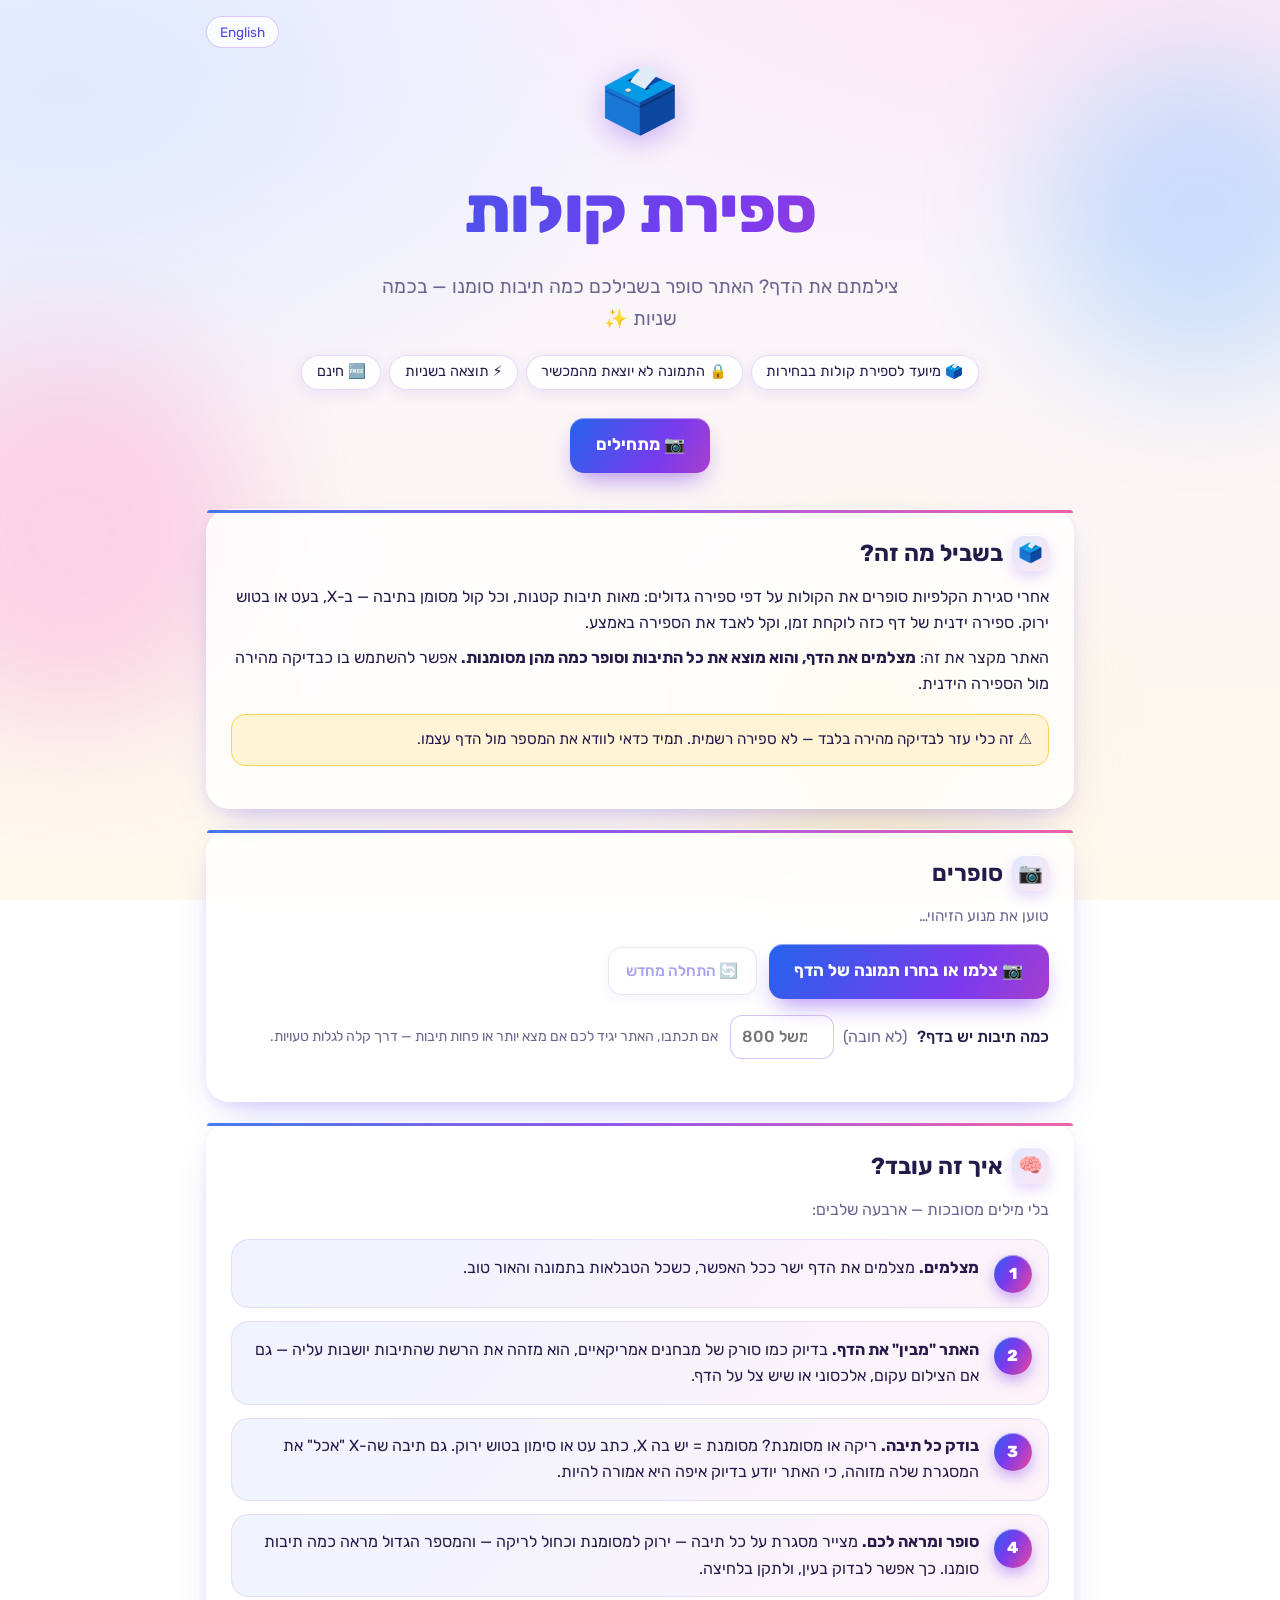
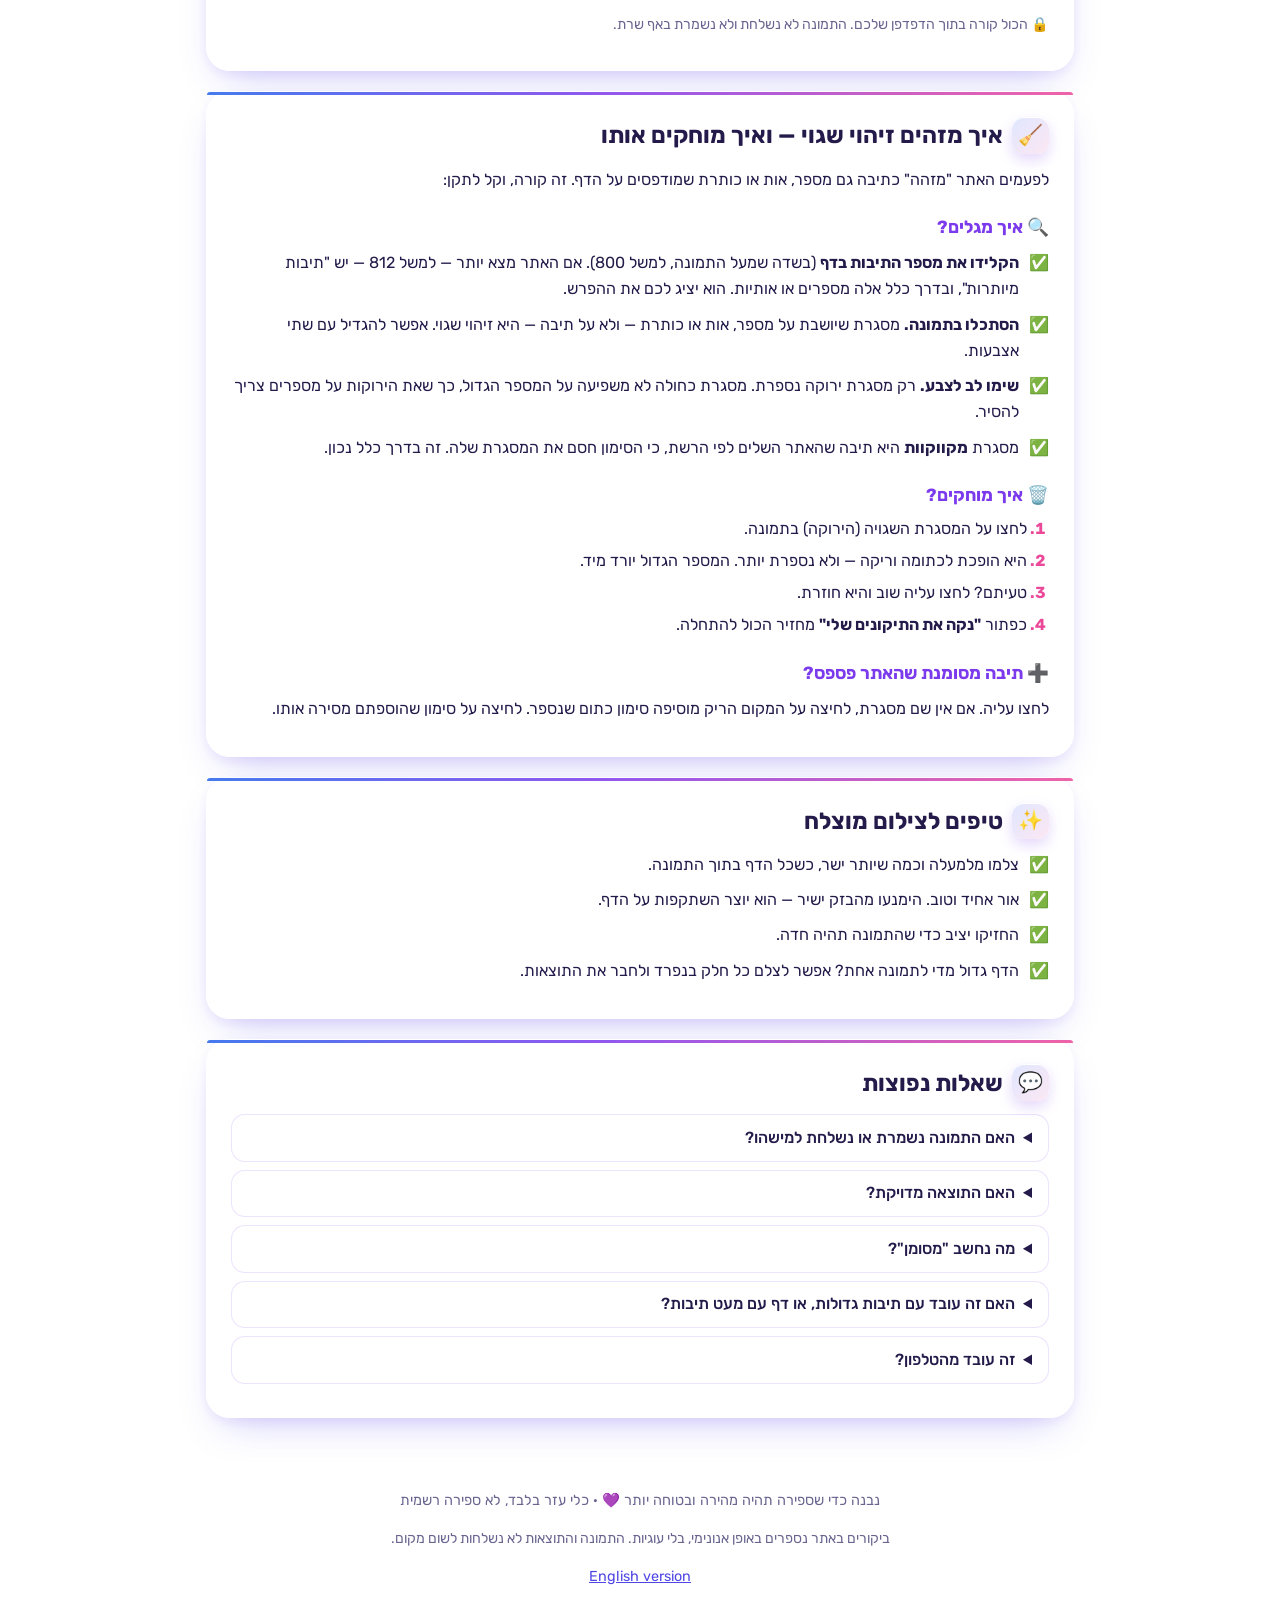
<file: index.html>
<!doctype html>
<html lang="he" dir="rtl">
<head>
<meta charset="utf-8" />
<meta name="viewport" content="width=device-width, initial-scale=1" />
<title>ספירת קולות בבחירות — Count X</title>
<meta name="description" content="מצלמים את דף הספירה והאתר סופר כמה תיבות סומנו — בכמה שניות, בלי להעלות את התמונה לשום מקום." />
<link rel="preconnect" href="https://fonts.googleapis.com" />
<link rel="preconnect" href="https://fonts.gstatic.com" crossorigin />
<link href="https://fonts.googleapis.com/css2?family=Rubik:wght@400;500;700;800&display=swap" rel="stylesheet" />
<link rel="stylesheet" href="he.css" />
</head>
<body>
  <div class="blobs" aria-hidden="true"><span></span><span></span><span></span></div>
  <div class="confetti" aria-hidden="true">
    <i style="--x:6%;--d:0s;--c:#f472b6"></i><i style="--x:14%;--d:2s;--c:#facc15"></i>
    <i style="--x:23%;--d:4s;--c:#38bdf8"></i><i style="--x:31%;--d:1s;--c:#a78bfa"></i>
    <i style="--x:40%;--d:5s;--c:#34d399"></i><i style="--x:48%;--d:3s;--c:#fb923c"></i>
    <i style="--x:57%;--d:0.5s;--c:#f472b6"></i><i style="--x:65%;--d:2.5s;--c:#38bdf8"></i>
    <i style="--x:73%;--d:4.5s;--c:#facc15"></i><i style="--x:81%;--d:1.5s;--c:#a78bfa"></i>
    <i style="--x:89%;--d:3.5s;--c:#34d399"></i><i style="--x:95%;--d:5.5s;--c:#fb923c"></i>
  </div>

  <header class="hero">
    <a class="lang" href="en.html" lang="en" dir="ltr">English</a>
    <div class="hero-emoji" aria-hidden="true">🗳️</div>
    <h1>ספירת קולות</h1>
    <p class="tagline">צילמתם את הדף? האתר סופר בשבילכם כמה תיבות סומנו — בכמה שניות ✨</p>
    <ul class="badges">
      <li>🗳️ מיועד לספירת קולות בבחירות</li>
      <li>🔒 התמונה לא יוצאת מהמכשיר</li>
      <li>⚡ תוצאה בשניות</li>
      <li>🆓 חינם</li>
    </ul>
    <a class="btn btn-primary hero-cta" href="#tool"><span>📷 מתחילים</span></a>
  </header>

  <main>
    <section class="card">
      <h2><span class="icon">🗳️</span> בשביל מה זה?</h2>
      <p>
        אחרי סגירת הקלפיות סופרים את הקולות על דפי ספירה גדולים: מאות תיבות קטנות, וכל קול מסומן
        בתיבה — ב-X, בעט או בטוש ירוק. ספירה ידנית של דף כזה לוקחת זמן, וקל לאבד את הספירה באמצע.
      </p>
      <p>
        האתר מקצר את זה: <strong>מצלמים את הדף, והוא מוצא את כל התיבות וסופר כמה מהן מסומנות.</strong>
        אפשר להשתמש בו כבדיקה מהירה מול הספירה הידנית.
      </p>
      <div class="callout warn">
        ⚠️ זה כלי עזר לבדיקה מהירה בלבד — לא ספירה רשמית. תמיד כדאי לוודא את המספר מול הדף עצמו.
      </div>
    </section>

    <section class="card tool" id="tool">
      <h2><span class="icon">📷</span> סופרים</h2>
      <div id="status" class="status">טוען את מנוע הזיהוי…</div>

      <div class="controls-row">
        <label class="file-label">
          <input type="file" id="fileInput" accept="image/*" />
          <span class="btn btn-primary"><span>📷 צלמו או בחרו תמונה של הדף</span></span>
        </label>
        <button id="resetBtn" class="btn btn-soft" disabled>🔄 התחלה מחדש</button>
      </div>

      <div class="controls-row total-row">
        <label>
          כמה תיבות יש בדף? <em>(לא חובה)</em>
          <input type="number" id="expectedTotal" min="1" step="1" placeholder="למשל 800" dir="ltr" />
        </label>
        <span class="hint">אם תכתבו, האתר יגיד לכם אם מצא יותר או פחות תיבות — דרך קלה לגלות טעויות.</span>
      </div>

      <div class="canvas-wrap" id="canvasWrap" hidden dir="ltr">
        <canvas id="viewCanvas"></canvas>
      </div>

      <div id="resultsSection" hidden>
        <div class="result-card">
          <div class="result-label">תיבות מסומנות</div>
          <div id="totalResult" class="total-result"></div>
        </div>
        <p id="detectedNote" class="note"></p>

        <div class="legend">
          <span><i class="chip chip-green"></i> מסומנת — נספרת</span>
          <span><i class="chip chip-blue"></i> ריקה</span>
          <span><i class="chip chip-dashed"></i> הושלמה לפי הרשת</span>
          <span><i class="chip chip-orange"></i> תוקנה על ידכם</span>
        </div>

        <div class="callout tip">
          👆 <strong>טעות בזיהוי?</strong> לחצו על תיבה בתמונה כדי להפוך אותה בין מסומנת לריקה.
          לחצו על מקום ריק כדי להוסיף סימון שהאתר פספס. פירוט מלא — בהמשך הדף.
        </div>
        <div class="controls-row">
          <button id="clearEditsBtn" class="btn btn-soft" hidden>↩️ נקה את התיקונים שלי</button>
        </div>

        <details class="advanced">
          <summary>⚙️ הגדרות מתקדמות</summary>
          <div class="controls-row slider-row">
            <label>
              כוונון עדין
              <input type="range" id="thresholdSlider" min="-15" max="15" value="0" dir="ltr" />
              <span id="thresholdValue" dir="ltr">אוטומטי</span>
            </label>
          </div>
          <p class="hint">
            אם נראה שחסרים סימונים — הזיזו שמאלה (נספרים יותר סימונים). אם נספרים יותר מדי — הזיזו ימינה.
          </p>
          <div class="controls-row">
            <button id="showMaskBtn" class="btn btn-soft">הצג מה שהאתר רואה</button>
            <button id="copyDiagnosticsBtn" class="btn btn-soft">📋 העתק נתוני אבחון</button>
            <span id="diagnosticsStatus" class="hint"></span>
          </div>
          <p class="hint">הספירה לא נראית נכונה? העתיקו את נתוני האבחון ושלחו אותם למפתח — זה סיכום טקסט בלבד, בלי התמונה.</p>
          <textarea id="diagnosticsFallback" readonly hidden rows="10" dir="ltr"></textarea>
        </details>
      </div>
    </section>

    <section class="card">
      <h2><span class="icon">🧠</span> איך זה עובד?</h2>
      <p class="lead">בלי מילים מסובכות — ארבעה שלבים:</p>
      <ol class="steps">
        <li>
          <span class="num">1</span>
          <div><strong>מצלמים.</strong> מצלמים את הדף ישר ככל האפשר, כשכל הטבלאות בתמונה והאור טוב.</div>
        </li>
        <li>
          <span class="num">2</span>
          <div><strong>האתר "מבין" את הדף.</strong> בדיוק כמו סורק של מבחנים אמריקאיים, הוא מזהה את הרשת שהתיבות יושבות עליה — גם אם הצילום עקום, אלכסוני או שיש צל על הדף.</div>
        </li>
        <li>
          <span class="num">3</span>
          <div><strong>בודק כל תיבה.</strong> ריקה או מסומנת? מסומנת = יש בה X, כתב עט או סימון בטוש ירוק. גם תיבה שה-X "אכל" את המסגרת שלה מזוהה, כי האתר יודע בדיוק איפה היא אמורה להיות.</div>
        </li>
        <li>
          <span class="num">4</span>
          <div><strong>סופר ומראה לכם.</strong> מצייר מסגרת על כל תיבה — ירוק למסומנת וכחול לריקה — והמספר הגדול מראה כמה תיבות סומנו. כך אפשר לבדוק בעין, ולתקן בלחיצה.</div>
        </li>
      </ol>
      <p class="hint">🔒 הכול קורה בתוך הדפדפן שלכם. התמונה לא נשלחת ולא נשמרת באף שרת.</p>
    </section>

    <section class="card fixguide">
      <h2><span class="icon">🧹</span> איך מזהים זיהוי שגוי — ואיך מוחקים אותו</h2>
      <p>
        לפעמים האתר "מזהה" כתיבה גם מספר, אות או כותרת שמודפסים על הדף. זה קורה, וקל לתקן:
      </p>

      <h3>🔍 איך מגלים?</h3>
      <ul class="checks">
        <li><strong>הקלידו את מספר התיבות בדף</strong> (בשדה שמעל התמונה, למשל 800). אם האתר מצא יותר — למשל 812 — יש "תיבות מיותרות", ובדרך כלל אלה מספרים או אותיות. הוא יציג לכם את ההפרש.</li>
        <li><strong>הסתכלו בתמונה.</strong> מסגרת שיושבת על מספר, אות או כותרת — ולא על תיבה — היא זיהוי שגוי. אפשר להגדיל עם שתי אצבעות.</li>
        <li><strong>שימו לב לצבע.</strong> רק מסגרת ירוקה נספרת. מסגרת כחולה לא משפיעה על המספר הגדול, כך שאת הירוקות על מספרים צריך להסיר.</li>
        <li>מסגרת <strong>מקווקוות</strong> היא תיבה שהאתר השלים לפי הרשת, כי הסימון חסם את המסגרת שלה. זה בדרך כלל נכון.</li>
      </ul>

      <h3>🗑️ איך מוחקים?</h3>
      <ol class="mini-steps">
        <li>לחצו על המסגרת השגויה (הירוקה) בתמונה.</li>
        <li>היא הופכת לכתומה וריקה — ולא נספרת יותר. המספר הגדול יורד מיד.</li>
        <li>טעיתם? לחצו עליה שוב והיא חוזרת.</li>
        <li>כפתור <strong>"נקה את התיקונים שלי"</strong> מחזיר הכול להתחלה.</li>
      </ol>

      <h3>➕ תיבה מסומנת שהאתר פספס?</h3>
      <p>
        לחצו עליה. אם אין שם מסגרת, לחיצה על המקום הריק מוסיפה סימון כתום שנספר.
        לחיצה על סימון שהוספתם מסירה אותו.
      </p>
    </section>

    <section class="card">
      <h2><span class="icon">✨</span> טיפים לצילום מוצלח</h2>
      <ul class="checks">
        <li>צלמו מלמעלה וכמה שיותר ישר, כשכל הדף בתוך התמונה.</li>
        <li>אור אחיד וטוב. הימנעו מהבזק ישיר — הוא יוצר השתקפות על הדף.</li>
        <li>החזיקו יציב כדי שהתמונה תהיה חדה.</li>
        <li>הדף גדול מדי לתמונה אחת? אפשר לצלם כל חלק בנפרד ולחבר את התוצאות.</li>
      </ul>
    </section>

    <section class="card faq">
      <h2><span class="icon">💬</span> שאלות נפוצות</h2>
      <details>
        <summary>האם התמונה נשמרת או נשלחת למישהו?</summary>
        <p>לא. הניתוח קורה כולו בדפדפן שלכם. צריך אינטרנט רק כדי לטעון את האתר. נספרים רק ביקורים אנונימיים ופעולות כלליות (למשל "נותחה תמונה"), בלי עוגיות ובלי התמונה או התוצאות.</p>
      </details>
      <details>
        <summary>האם התוצאה מדויקת?</summary>
        <p>בבדיקות על דפים לדוגמה הדיוק גבוה מאוד, אבל תמונות אמיתיות משתנות — אור, זווית, איכות הדפסה. לכן יש תיקון ידני, ותמיד כדאי לבדוק מול הדף.</p>
      </details>
      <details>
        <summary>מה נחשב "מסומן"?</summary>
        <p>לא משנה אם זה X, וי או שרבוט, בעט או בטוש ירוק — האתר בודק אם יש בתוך התיבה סימון.</p>
      </details>
      <details>
        <summary>האם זה עובד עם תיבות גדולות, או דף עם מעט תיבות?</summary>
        <p>כן, האתר מתאים את עצמו לגודל התיבות — מקטנות מאוד ועד גדולות. הכי מדויק כשיש בדף רשת של כמה עשרות תיבות ומעלה. בדף עם מעט מאוד תיבות (למשל רשת של 4 או 9 תיבות ענקיות) האתר עלול לפספס סימונים — במקרה כזה אפשר להוסיף אותם ידנית בלחיצה על התיבה.</p>
      </details>
      <details>
        <summary>זה עובד מהטלפון?</summary>
        <p>כן. אפשר לצלם ישר מהאתר או לבחור תמונה מהגלריה.</p>
      </details>
    </section>
  </main>

  <footer>
    <p>נבנה כדי שספירה תהיה מהירה ובטוחה יותר 💜 · כלי עזר בלבד, לא ספירה רשמית</p>
    <p class="hint">ביקורים באתר נספרים באופן אנונימי, בלי עוגיות. התמונה והתוצאות לא נשלחות לשום מקום.</p>
    <p><a href="en.html" lang="en" dir="ltr">English version</a></p>
  </footer>

  <script>
    window.COUNTX_LANG = "he";
    // opencv.js looks for a pre-existing Module config; onRuntimeInitialized
    // fires once the WASM is actually compiled and ready.
    var Module = {
      onRuntimeInitialized() {
        window.dispatchEvent(new Event("opencv-ready"));
      }
    };
  </script>
  <script async src="https://docs.opencv.org/4.9.0/opencv.js"></script>
  <script src="omr.js"></script>
  <script src="app.js"></script>
  <script>
    // Make the big number pop whenever it changes.
    (function () {
      var n = document.getElementById("totalResult");
      new MutationObserver(function () {
        n.classList.remove("pop");
        void n.offsetWidth;
        n.classList.add("pop");
      }).observe(n, { childList: true, characterData: true, subtree: true });
    })();
  </script>
  <script data-goatcounter="https://omerhadar.goatcounter.com/count"
          async src="//gc.zgo.at/count.js"></script>
</body>
</html>
</file>
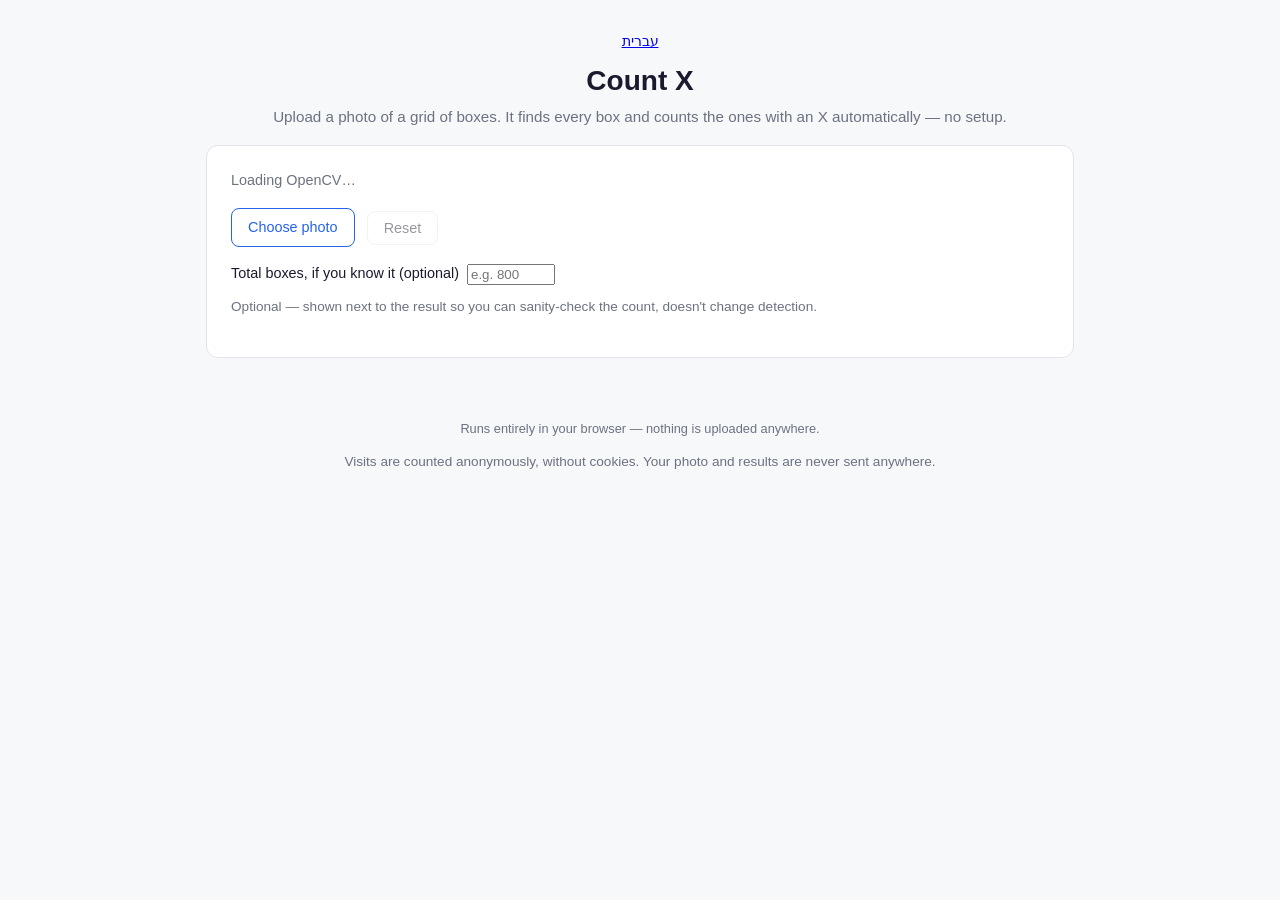
<file: en.html>
<!doctype html>
<html lang="en">
<head>
<meta charset="utf-8" />
<meta name="viewport" content="width=device-width, initial-scale=1" />
<title>Count X</title>
<link rel="stylesheet" href="style.css" />
</head>
<body>
  <header>
    <p style="margin:0 0 .5rem;font-size:.85rem"><a href="index.html" lang="he" dir="rtl">עברית</a></p>
    <h1>Count X</h1>
    <p class="subtitle">Upload a photo of a grid of boxes. It finds every box and counts the ones with an X automatically — no setup.</p>
  </header>

  <main>
    <section class="panel">
      <div id="status" class="status">Loading OpenCV&hellip;</div>

      <div class="controls-row">
        <label class="file-label">
          <input type="file" id="fileInput" accept="image/*" />
          <span>Choose photo</span>
        </label>
        <button id="resetBtn" class="btn btn-ghost" disabled>Reset</button>
      </div>

      <div class="controls-row">
        <label class="threshold-label">
          Total boxes, if you know it (optional)
          <input type="number" id="expectedTotal" min="1" step="1" placeholder="e.g. 800" style="width:5.5rem" />
        </label>
        <span class="hint">Optional — shown next to the result so you can sanity-check the count, doesn't change detection.</span>
      </div>

      <div class="canvas-wrap" id="canvasWrap" hidden>
        <canvas id="viewCanvas"></canvas>
      </div>

      <div id="resultsSection" hidden>
        <div class="controls-row">
          <label class="threshold-label">
            Adjust sensitivity (auto-calibrated per photo)
            <input type="range" id="thresholdSlider" min="-15" max="15" value="0" />
            <span id="thresholdValue">auto</span>
          </label>
        </div>
        <div id="totalResult" class="total-result"></div>
        <p id="detectedNote" class="hint"></p>
        <p class="hint">Tap a box on the photo to flip it between marked and blank. Tap empty space to add a mark the scan missed.</p>
        <div class="controls-row"><button id="clearEditsBtn" class="btn btn-ghost" hidden>Clear my edits</button></div>

        <div class="controls-row">
          <button id="copyDiagnosticsBtn" class="btn btn-ghost">Copy diagnostic data</button>
          <button id="showMaskBtn" class="btn btn-ghost">Show detection mask</button>
          <span id="diagnosticsStatus" class="hint"></span>
        </div>
        <p class="hint">If the count looks wrong, tap this and paste the result into chat — it's a text summary of what the detector found (sizes, darkness scores, where on the page), no image data.</p>
        <textarea id="diagnosticsFallback" readonly hidden rows="10" style="width:100%; font-family:monospace; font-size:0.75rem;"></textarea>
      </div>
    </section>
  </main>

  <footer>
    <p>Runs entirely in your browser &mdash; nothing is uploaded anywhere.</p>
    <p class="hint">Visits are counted anonymously, without cookies. Your photo and results are never sent anywhere.</p>
  </footer>

  <script>
    // opencv.js looks for a pre-existing Module config; onRuntimeInitialized
    // fires once the WASM is actually compiled and ready, unlike the script
    // tag's own onload (which fires as soon as the JS wrapper downloads).
    var Module = {
      onRuntimeInitialized() {
        window.dispatchEvent(new Event("opencv-ready"));
      }
    };
  </script>
  <script async src="https://docs.opencv.org/4.9.0/opencv.js"></script>
  <script src="omr.js"></script>
  <script src="app.js"></script>
  <script data-goatcounter="https://omerhadar.goatcounter.com/count"
          async src="//gc.zgo.at/count.js"></script>
</body>
</html>
</file>
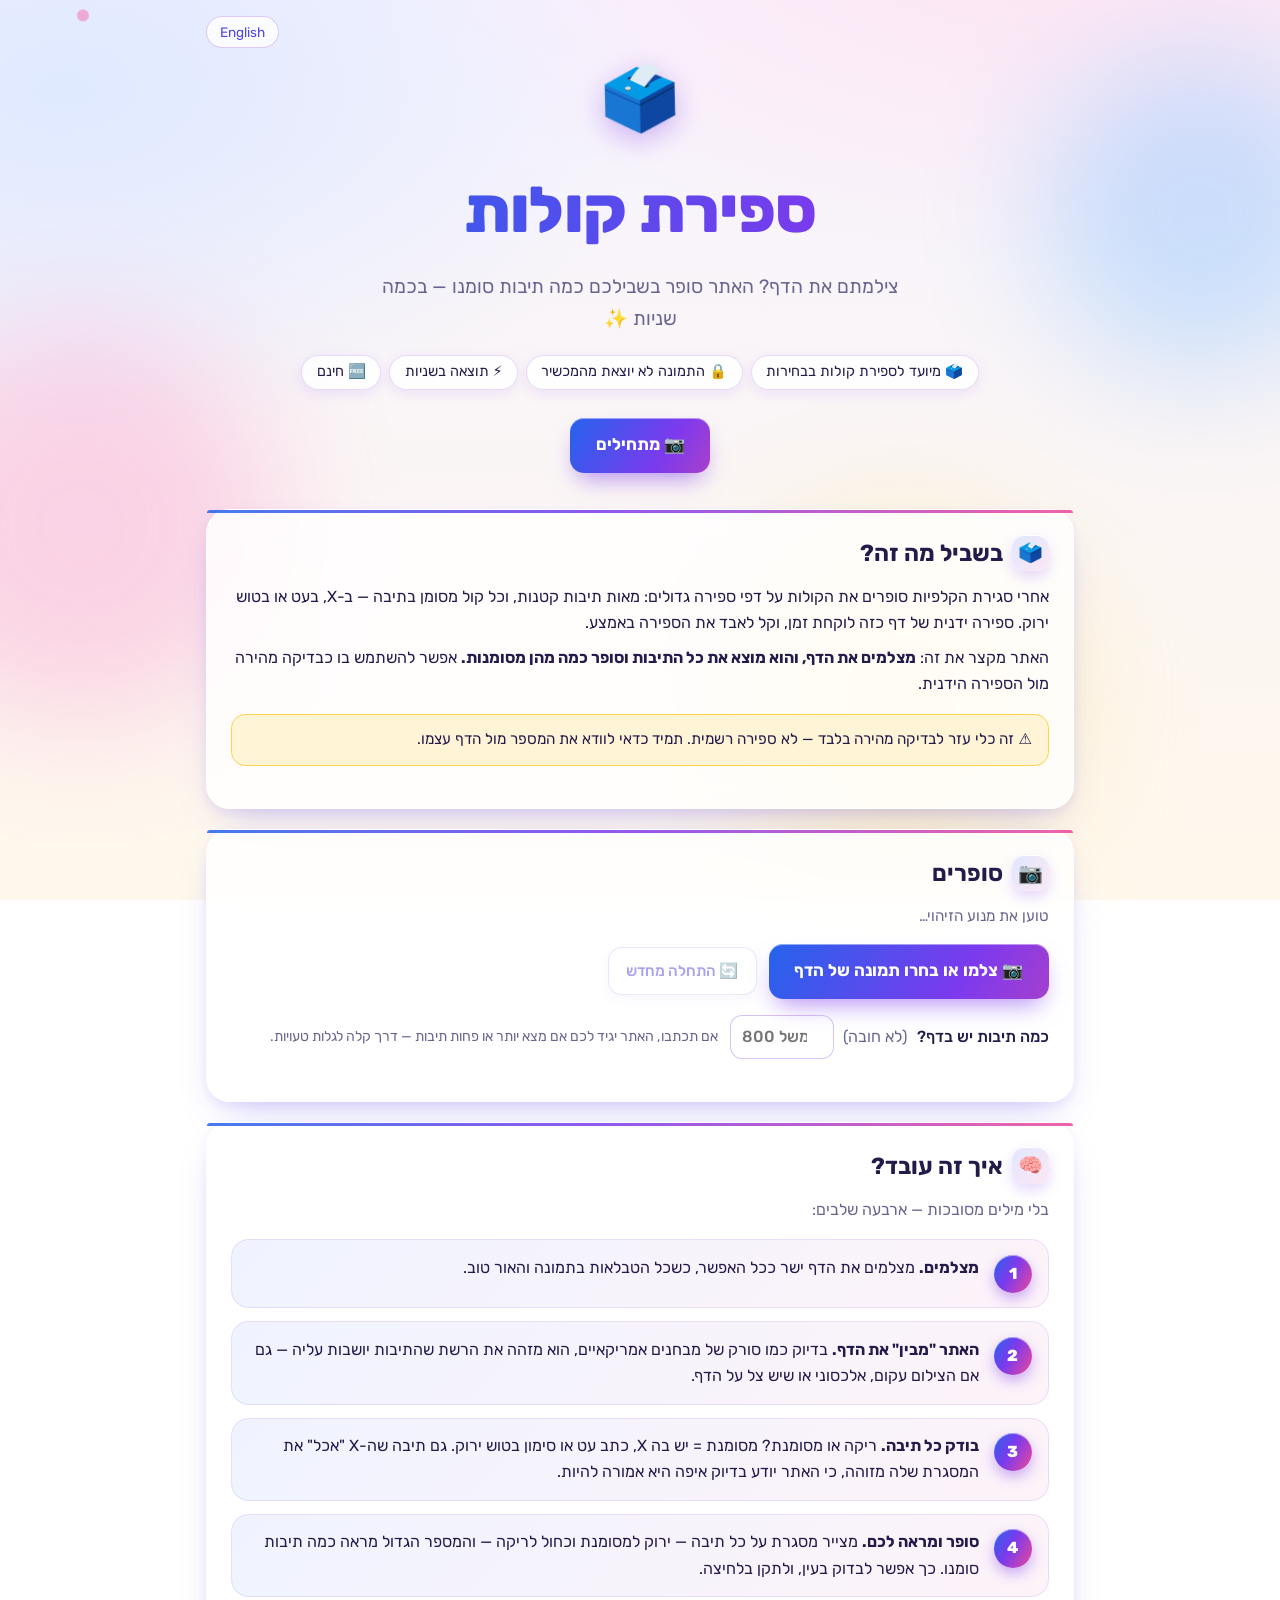
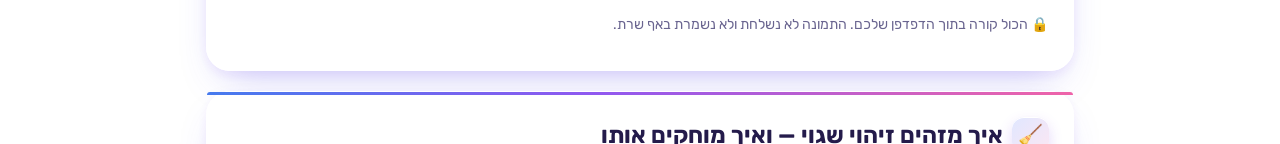
<file: he.html>
<!doctype html><html lang="he"><head><meta charset="utf-8"><meta http-equiv="refresh" content="0; url=index.html"><link rel="canonical" href="index.html"><title>ספירת קולות</title></head><body><a href="index.html">ספירת קולות</a></body></html>
</file>
<file: he.css>
:root {
  --ink: #241b4b;
  --muted: #6a6590;
  --indigo: #4f46e5;
  --violet: #7c3aed;
  --pink: #ec4899;
  --amber: #f59e0b;
  --green: #16a34a;
  --blue: #2563eb;
  --card: rgba(255, 255, 255, 0.82);
  --grad: linear-gradient(120deg, #2563eb 0%, #7c3aed 45%, #ec4899 100%);
}

* { box-sizing: border-box; }

html { scroll-behavior: smooth; }

body {
  margin: 0;
  font-family: "Rubik", "Heebo", system-ui, -apple-system, "Segoe UI", Arial, sans-serif;
  color: var(--ink);
  line-height: 1.65;
  min-height: 100vh;
  background:
    radial-gradient(1200px 600px at 85% -10%, #ffe3f1 0%, transparent 60%),
    radial-gradient(1000px 600px at 5% 10%, #dfe9ff 0%, transparent 60%),
    linear-gradient(180deg, #f6f3ff 0%, #fff8ec 100%);
  background-attachment: fixed;
  overflow-x: hidden;
}

/* ── floating background ───────────────────────────────────────────── */
.blobs span {
  position: fixed;
  z-index: -2;
  border-radius: 50%;
  filter: blur(60px);
  opacity: 0.45;
  animation: drift 18s ease-in-out infinite alternate;
}
.blobs span:nth-child(1) { width: 320px; height: 320px; background: #93c5fd; top: 6%; inset-inline-start: -80px; }
.blobs span:nth-child(2) { width: 380px; height: 380px; background: #f9a8d4; top: 38%; inset-inline-end: -120px; animation-delay: -6s; }
.blobs span:nth-child(3) { width: 300px; height: 300px; background: #fde68a; bottom: 4%; inset-inline-start: 20%; animation-delay: -11s; }
@keyframes drift { to { transform: translate(40px, -30px) scale(1.15); } }

.confetti { position: fixed; inset: 0; z-index: -1; pointer-events: none; overflow: hidden; }
.confetti i {
  position: absolute;
  top: -20px;
  left: var(--x);
  width: 10px;
  height: 16px;
  border-radius: 3px;
  background: var(--c);
  opacity: 0.55;
  animation: fall 14s linear infinite;
  animation-delay: var(--d);
}
.confetti i:nth-child(odd) { width: 12px; height: 12px; border-radius: 50%; }
@keyframes fall {
  to { transform: translateY(110vh) rotate(540deg); }
}

/* ── hero ──────────────────────────────────────────────────────────── */
.hero {
  position: relative;
  text-align: center;
  padding: 3rem 1.25rem 2.25rem;
  max-width: 900px;
  margin: 0 auto;
}
.lang {
  position: absolute;
  top: 1rem;
  inset-inline-start: 1rem;
  font-size: 0.85rem;
  color: var(--indigo);
  text-decoration: none;
  background: rgba(255, 255, 255, 0.8);
  border: 1px solid rgba(124, 58, 237, 0.25);
  padding: 0.25rem 0.8rem;
  border-radius: 999px;
}
.lang:hover { background: white; }

.hero-emoji {
  font-size: 4rem;
  display: inline-block;
  filter: drop-shadow(0 8px 14px rgba(124, 58, 237, 0.35));
  animation: bounce 2.6s ease-in-out infinite;
}
@keyframes bounce { 50% { transform: translateY(-10px) rotate(-6deg); } }

.hero h1 {
  margin: 0.25rem 0 0.5rem;
  font-size: clamp(2.4rem, 8vw, 4rem);
  font-weight: 800;
  letter-spacing: -0.01em;
  background: linear-gradient(100deg, #2563eb, #7c3aed, #ec4899, #f59e0b, #2563eb);
  background-size: 250% 100%;
  -webkit-background-clip: text;
  background-clip: text;
  color: transparent;
  animation: shimmer 7s linear infinite;
}
@keyframes shimmer { to { background-position: -250% 0; } }

.tagline {
  margin: 0 auto 1.25rem;
  max-width: 560px;
  font-size: 1.2rem;
  color: var(--muted);
}

.badges {
  list-style: none;
  padding: 0;
  margin: 0 0 1.5rem;
  display: flex;
  flex-wrap: wrap;
  justify-content: center;
  gap: 0.5rem;
}
.badges li {
  background: rgba(255, 255, 255, 0.85);
  border: 1px solid rgba(124, 58, 237, 0.18);
  box-shadow: 0 4px 14px rgba(124, 58, 237, 0.1);
  border-radius: 999px;
  padding: 0.3rem 0.9rem;
  font-size: 0.9rem;
}

/* ── layout / cards ────────────────────────────────────────────────── */
main {
  max-width: 900px;
  margin: 0 auto;
  padding: 0 1rem 2rem;
  display: grid;
  gap: 1.25rem;
}

.card {
  position: relative;
  background: var(--card);
  backdrop-filter: blur(12px);
  -webkit-backdrop-filter: blur(12px);
  border-radius: 24px;
  padding: 1.5rem 1.5rem 1.6rem;
  border: 1px solid rgba(255, 255, 255, 0.9);
  box-shadow:
    0 1px 0 rgba(255, 255, 255, 0.9) inset,
    0 18px 40px -18px rgba(79, 70, 229, 0.35),
    0 4px 12px rgba(124, 58, 237, 0.08);
}
.card::before {
  /* glossy highlight along the top edge */
  content: "";
  position: absolute;
  inset: 0 0 auto 0;
  height: 3px;
  border-radius: 24px 24px 0 0;
  background: var(--grad);
  opacity: 0.85;
}

.card h2 {
  margin: 0 0 0.75rem;
  font-size: 1.45rem;
  display: flex;
  align-items: center;
  gap: 0.6rem;
}
.card h3 { margin: 1.25rem 0 0.4rem; font-size: 1.1rem; color: var(--violet); }
.card p { margin: 0.5rem 0; }
.lead { color: var(--muted); }

.icon {
  display: inline-grid;
  place-items: center;
  width: 2.3rem;
  height: 2.3rem;
  border-radius: 12px;
  background: linear-gradient(135deg, #e0e7ff, #fce7f3);
  box-shadow: 0 6px 14px rgba(124, 58, 237, 0.2), inset 0 1px 0 #fff;
  font-size: 1.25rem;
}

.callout {
  margin: 1rem 0;
  padding: 0.8rem 1rem;
  border-radius: 14px;
  font-size: 0.95rem;
}
.callout.warn { background: #fff4d6; border: 1px solid #fcd34d; }
.callout.tip { background: #ecfdf5; border: 1px solid #86efac; }

/* ── buttons ───────────────────────────────────────────────────────── */
.btn {
  position: relative;
  overflow: hidden;
  font: inherit;
  font-size: 0.95rem;
  font-weight: 500;
  border: 0;
  border-radius: 14px;
  padding: 0.65rem 1.1rem;
  cursor: pointer;
  text-decoration: none;
  display: inline-flex;
  align-items: center;
  justify-content: center;
  transition: transform 0.15s ease, box-shadow 0.15s ease;
}
.btn:hover:not(:disabled) { transform: translateY(-2px); }
.btn:active:not(:disabled) { transform: translateY(0) scale(0.98); }
.btn:disabled { opacity: 0.5; cursor: not-allowed; }

.btn-primary {
  color: white;
  font-weight: 700;
  font-size: 1.05rem;
  padding: 0.85rem 1.6rem;
  background: var(--grad);
  background-size: 160% 100%;
  box-shadow: 0 12px 24px -8px rgba(124, 58, 237, 0.6), inset 0 1px 0 rgba(255, 255, 255, 0.45);
  animation: slide 6s ease-in-out infinite alternate;
}
@keyframes slide { to { background-position: 100% 0; } }
.btn-primary::after {
  /* the shine */
  content: "";
  position: absolute;
  top: 0;
  bottom: 0;
  width: 40%;
  left: -60%;
  background: linear-gradient(100deg, transparent, rgba(255, 255, 255, 0.65), transparent);
  transform: skewX(-20deg);
  animation: shine 3.2s ease-in-out infinite;
}
@keyframes shine { 0%, 55% { left: -60%; } 100% { left: 130%; } }

.btn-soft {
  background: white;
  color: var(--indigo);
  border: 1px solid rgba(79, 70, 229, 0.25);
  box-shadow: 0 4px 12px rgba(79, 70, 229, 0.1);
}
.btn-soft:hover:not(:disabled) { background: #f5f3ff; box-shadow: 0 8px 18px rgba(79, 70, 229, 0.18); }

.hero-cta { margin-top: 0.25rem; }

.file-label { position: relative; display: inline-block; }
.file-label input[type="file"] { position: absolute; inset: 0; opacity: 0; cursor: pointer; width: 100%; height: 100%; }
.file-label .btn { pointer-events: none; }

/* ── tool ──────────────────────────────────────────────────────────── */
.status { min-height: 1.4rem; color: var(--muted); font-size: 0.95rem; margin-bottom: 0.9rem; }

.controls-row {
  display: flex;
  flex-wrap: wrap;
  align-items: center;
  gap: 0.75rem;
  margin-bottom: 1rem;
}

.total-row label { display: flex; align-items: center; gap: 0.6rem; flex-wrap: wrap; font-weight: 500; }
.total-row em { font-style: normal; color: var(--muted); font-weight: 400; }
input[type="number"] {
  width: 6.5rem;
  font: inherit;
  padding: 0.5rem 0.7rem;
  border-radius: 12px;
  border: 1px solid rgba(124, 58, 237, 0.3);
  background: white;
  color: var(--ink);
}
input[type="number"]:focus { outline: 3px solid rgba(124, 58, 237, 0.25); }

.hint { color: var(--muted); font-size: 0.88rem; }

.canvas-wrap {
  border-radius: 18px;
  overflow: auto;
  background: #fff;
  border: 2px dashed rgba(124, 58, 237, 0.35);
  display: flex;
  justify-content: center;
  margin-bottom: 1rem;
  box-shadow: inset 0 0 30px rgba(124, 58, 237, 0.06);
}
#viewCanvas { max-width: 100%; display: block; touch-action: manipulation; cursor: pointer; }

/* result */
.result-card {
  text-align: center;
  padding: 1rem;
  margin: 0.25rem 0 0.5rem;
  border-radius: 20px;
  background: linear-gradient(135deg, #eef2ff, #fdf2f8);
  border: 1px solid rgba(124, 58, 237, 0.2);
  box-shadow: 0 14px 30px -16px rgba(124, 58, 237, 0.45), inset 0 1px 0 #fff;
}
.result-label { font-weight: 500; color: var(--muted); }
.total-result {
  font-size: clamp(3.5rem, 18vw, 6rem);
  line-height: 1.05;
  font-weight: 800;
  background: var(--grad);
  -webkit-background-clip: text;
  background-clip: text;
  color: transparent;
}
.total-result.pop { animation: pop 0.45s cubic-bezier(0.2, 1.6, 0.4, 1); }
@keyframes pop { 0% { transform: scale(0.7); } 100% { transform: scale(1); } }
/* long text (the "what the site sees" title) shouldn't be giant */
.total-result:not(:empty) { overflow-wrap: anywhere; }

.note { color: var(--ink); font-size: 0.95rem; background: rgba(255, 255, 255, 0.7); padding: 0.6rem 0.9rem; border-radius: 12px; }

.legend { display: flex; flex-wrap: wrap; gap: 0.5rem 1.1rem; font-size: 0.88rem; margin: 0.75rem 0; }
.legend span { display: inline-flex; align-items: center; gap: 0.4rem; }
.chip { display: inline-block; width: 1.1rem; height: 1.1rem; border-radius: 4px; }
.chip-green { border: 3px solid #16a34a; }
.chip-blue { border: 2px solid rgba(37, 99, 235, 0.5); }
.chip-dashed { border: 2px dashed #16a34a; }
.chip-orange { border: 3px solid #f59e0b; }

.advanced { margin-top: 1rem; border-radius: 14px; background: rgba(255, 255, 255, 0.6); border: 1px solid rgba(124, 58, 237, 0.15); padding: 0.6rem 1rem; }
.advanced summary { cursor: pointer; font-weight: 500; }
.slider-row label { display: flex; gap: 0.7rem; align-items: center; flex-wrap: wrap; }
input[type="range"] { accent-color: var(--violet); width: 200px; max-width: 100%; }
textarea { width: 100%; font-family: ui-monospace, Menlo, monospace; font-size: 0.75rem; border-radius: 10px; border: 1px solid #ddd; padding: 0.5rem; }

/* ── explanatory content ───────────────────────────────────────────── */
.steps { list-style: none; padding: 0; margin: 1rem 0; display: grid; gap: 0.8rem; }
.steps li {
  display: flex;
  gap: 0.9rem;
  align-items: flex-start;
  padding: 0.9rem 1rem;
  border-radius: 18px;
  background: linear-gradient(135deg, rgba(238, 242, 255, 0.9), rgba(253, 242, 248, 0.9));
  border: 1px solid rgba(124, 58, 237, 0.12);
  transition: transform 0.2s ease, box-shadow 0.2s ease;
}
.steps li:hover { transform: translateY(-3px); box-shadow: 0 14px 26px -14px rgba(124, 58, 237, 0.5); }
.num {
  flex: none;
  display: grid;
  place-items: center;
  width: 2.4rem;
  height: 2.4rem;
  border-radius: 50%;
  color: white;
  font-weight: 800;
  background: var(--grad);
  box-shadow: 0 6px 14px rgba(124, 58, 237, 0.4), inset 0 1px 0 rgba(255, 255, 255, 0.5);
}

.checks { list-style: none; padding: 0; margin: 0.5rem 0; display: grid; gap: 0.55rem; }
.checks li { position: relative; padding-inline-start: 1.9rem; }
.checks li::before { content: "✅"; position: absolute; inset-inline-start: 0; top: 0; }

.mini-steps { margin: 0.4rem 0; padding-inline-start: 1.4rem; display: grid; gap: 0.35rem; }
.mini-steps li::marker { color: var(--pink); font-weight: 700; }

.faq details {
  background: rgba(255, 255, 255, 0.7);
  border: 1px solid rgba(124, 58, 237, 0.14);
  border-radius: 14px;
  padding: 0.6rem 1rem;
  margin-bottom: 0.5rem;
}
.faq summary { cursor: pointer; font-weight: 500; }
.faq details[open] { box-shadow: 0 10px 22px -14px rgba(124, 58, 237, 0.5); }

footer { text-align: center; padding: 1.5rem 1rem 3rem; color: var(--muted); font-size: 0.9rem; }
footer a { color: var(--indigo); }

@media (max-width: 520px) {
  .card { padding: 1.2rem 1rem 1.3rem; border-radius: 20px; }
  .hero { padding-top: 3.2rem; }
}

@media (prefers-reduced-motion: reduce) {
  *, *::before, *::after { animation: none !important; transition: none !important; }
  .confetti { display: none; }
}

[hidden] { display: none !important; }
</file>
<file: style.css>
:root {
  --ink: #1a1a2e;
  --muted: #6b7280;
  --border: #e2e4e9;
  --brand: #2563eb;
  --bg: #f7f8fa;
}

* { box-sizing: border-box; }

body {
  margin: 0;
  font-family: -apple-system, BlinkMacSystemFont, "Segoe UI", Roboto, Helvetica, Arial, sans-serif;
  background: var(--bg);
  color: var(--ink);
  line-height: 1.5;
}

header {
  padding: 2rem 1.5rem 1rem;
  text-align: center;
}

header h1 {
  margin: 0 0 0.25rem;
  font-size: 1.75rem;
}

.subtitle {
  margin: 0;
  color: var(--muted);
  font-size: 0.95rem;
}

main {
  max-width: 900px;
  margin: 0 auto;
  padding: 0 1rem 3rem;
}

.panel {
  background: white;
  border: 1px solid var(--border);
  border-radius: 12px;
  padding: 1.5rem;
}

.status {
  font-size: 0.9rem;
  color: var(--muted);
  margin-bottom: 1rem;
}

.controls-row {
  display: flex;
  align-items: center;
  gap: 0.75rem;
  flex-wrap: wrap;
  margin-bottom: 1rem;
}

.btn {
  padding: 0.5rem 1rem;
  border-radius: 8px;
  border: 1px solid var(--border);
  background: white;
  color: var(--ink);
  cursor: pointer;
  font-size: 0.9rem;
}

.btn:hover:not(:disabled) { background: #f0f1f3; }
.btn:disabled { opacity: 0.45; cursor: not-allowed; }

.btn-ghost {
  background: transparent;
}

.file-label {
  position: relative;
  display: inline-block;
}
.file-label input[type="file"] {
  position: absolute;
  inset: 0;
  opacity: 0;
  cursor: pointer;
}
.file-label span {
  display: inline-block;
  padding: 0.5rem 1rem;
  border-radius: 8px;
  border: 1px solid var(--brand);
  color: var(--brand);
  font-size: 0.9rem;
}

.hint {
  font-size: 0.85rem;
  color: var(--muted);
}

.canvas-wrap {
  border: 1px dashed var(--border);
  border-radius: 8px;
  overflow: auto;
  background: #fafafa;
  margin-bottom: 1rem;
  display: flex;
  justify-content: center;
}

#viewCanvas {
  max-width: 100%;
  display: block;
}

.threshold-label {
  display: flex;
  align-items: center;
  gap: 0.5rem;
  font-size: 0.9rem;
}

.total-result {
  font-size: 2rem;
  font-weight: 700;
  color: var(--brand);
  margin-bottom: 0.25rem;
}

footer {
  text-align: center;
  color: var(--muted);
  font-size: 0.8rem;
  padding-bottom: 2rem;
}

#viewCanvas { touch-action: manipulation; cursor: pointer; }

[hidden] { display: none !important; }
</file>
